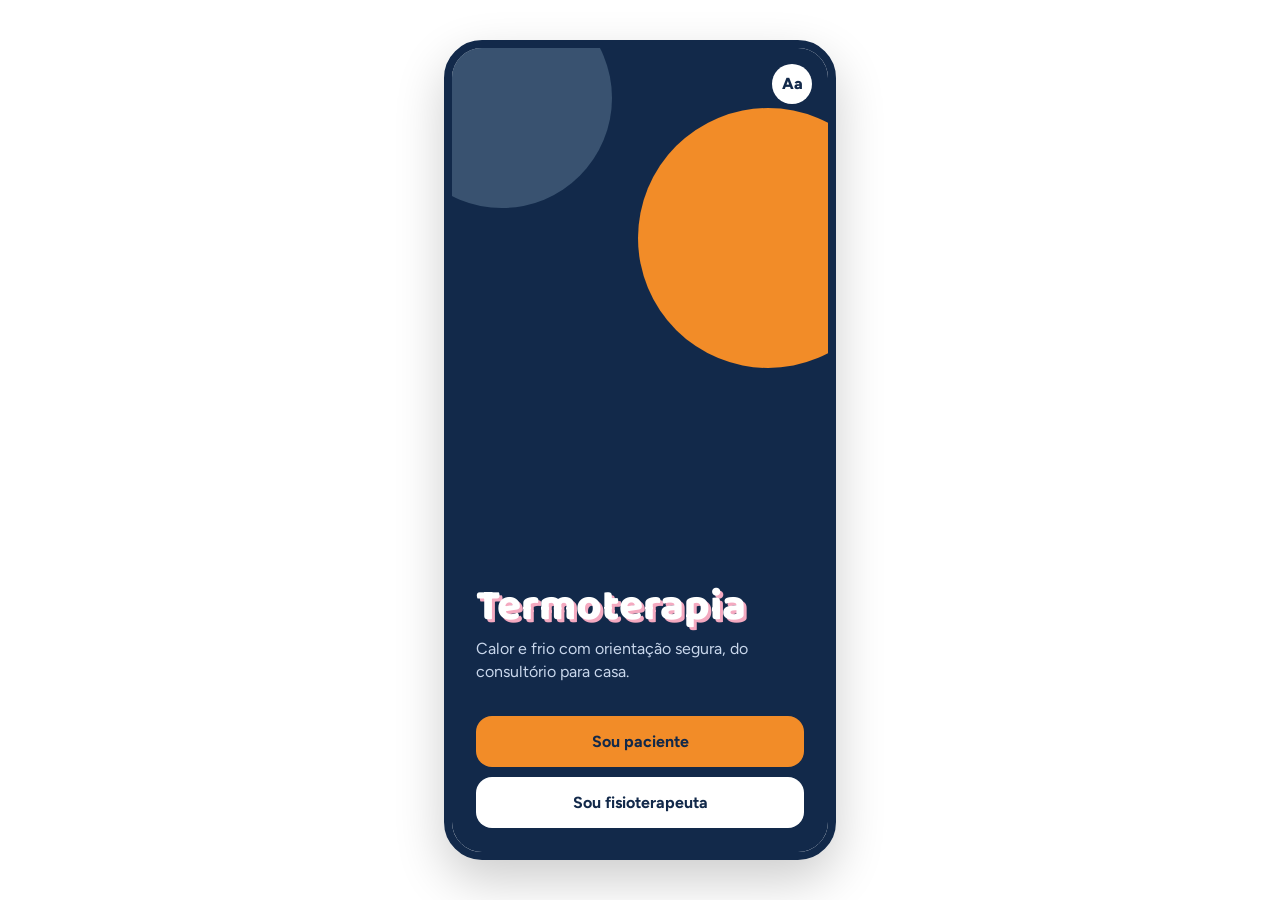
<file: Termoterapia + acessibilidade/termoterapia-app/index.html>
<!DOCTYPE html>
<html lang="pt-BR" data-theme="light">
<head>
<meta charset="UTF-8">
<meta name="viewport" content="width=device-width, initial-scale=1, viewport-fit=cover">
<title>Termoterapia — protótipo</title>
<link rel="preconnect" href="https://fonts.googleapis.com">
<link href="https://fonts.googleapis.com/css2?family=Baloo+2:wght@600;800&family=Figtree:wght@400;600;700&family=Atkinson+Hyperlegible:wght@400;700&display=swap" rel="stylesheet">
<link rel="stylesheet" href="css/estilo.css">
</head>
<body>
<div class="app" id="app"></div>
<script src="js/app.js"></script>
</body>
</html>
</file>
<file: Termoterapia + acessibilidade/termoterapia-app/css/estilo.css>
:root{--navy:#12294A;--or:#F28C28;--bl:#2F6FE4;--bg:#FFFFFF;--card:#fff;--ink:#12294A;--mut:#566883;--line:#D9E4F2;--ice:#E3EEFD;--warm:#FFF0DD;--onor:#12294A;--okb:#E4F5EA;--ok:#1E7A45;
box-sizing:border-box;padding-top:env(safe-area-inset-top,0px);padding-bottom:env(safe-area-inset-bottom,0px)}
html{scroll-padding-top:env(safe-area-inset-top,0px)}
*{box-sizing:border-box}html,body{height:100%;margin:0}
body{background:#fff;color:var(--ink);font:400 16px/1.45 Figtree,system-ui,sans-serif;display:flex;justify-content:center;align-items:center}
h1,h2,h3{font-family:'Baloo 2',Figtree,sans-serif;margin:0;line-height:1.1}
button{font:inherit;color:inherit;cursor:pointer;border:0;background:none}
button:focus-visible,select:focus-visible,input:focus-visible{outline:3px solid var(--bl);outline-offset:2px}
.app{width:100%;height:100%;display:flex;flex-direction:column;background:var(--bg);overflow:hidden;position:relative}
@media(min-width:500px){.app{width:392px;height:min(820px,94vh);border-radius:38px;border:8px solid var(--navy);box-shadow:0 20px 50px #0003}}
header{display:flex;align-items:center;gap:8px;padding:14px 16px 8px}
header h1{font-size:24px;font-weight:800}
.ib{width:40px;height:40px;border-radius:50%;background:var(--ice);display:grid;place-items:center;flex:none}
svg.i{width:22px;height:22px;fill:none;stroke:currentColor;stroke-width:2;stroke-linecap:round;stroke-linejoin:round}
main{flex:1;overflow-y:auto;padding:8px 16px 20px}
nav{display:flex;border-top:1px solid var(--line);background:var(--card)}
nav button{flex:1;min-width:0;overflow-wrap:anywhere;padding:9px 0 8px;font-size:11px;font-weight:600;color:var(--mut);display:grid;justify-items:center;gap:2px}
nav button[aria-current]{color:var(--bl)}
.card{background:var(--card);border:1px solid var(--line);border-radius:18px;padding:14px;margin-bottom:12px}
.hero{background:var(--navy);color:#fff;padding:22px 20px 46px;margin:-8px -16px 0;position:relative}
.hero h1{font:800 22px Figtree;padding-right:44px}.hero p{margin:2px 0 0;color:#8FB4F0;font-size:14px}
.in{width:100%;padding:14px;border:2px solid var(--line);border-radius:14px;background:var(--card);color:var(--ink);font:16px Figtree;margin:6px 0 12px}
.chk{display:flex;gap:10px;align-items:center;font-weight:600;margin-bottom:12px}.chk input{width:22px;height:22px;accent-color:var(--bl)}
[hidden]{display:none!important}
.app header,.app main,.comp,.role{zoom:var(--z,1)}nav{zoom:var(--zn,1)}
html[data-c=h]{--ink:#000;--mut:#1F1F1F;--line:#000;--ice:#DCE6FF;--warm:#FFE6B8;--bl:#0A2FA8;--navy:#000;--ok:#0B5D2E;--okb:#D7F2E0}
html[data-c=d]{--bg:#000;--card:#000;--ink:#fff;--mut:#E8E8E8;--line:#fff;--ice:#1B1B1B;--warm:#1B1B1B;--bl:#7DB8FF;--or:#FFC400;--onor:#000;--navy:#1D3A8A;--ok:#7CE3A6;--okb:#0F2A1C}
html[data-c=d] body{background:#000}html[data-c=d] .hero p{color:#fff}
html[data-c=h] :is(.card,.act,details,.opt,.chip,.sw),html[data-c=d] :is(.card,.act,details,.opt,.chip,.sw){border-width:2px}
html[data-b] .app{font-weight:700}
html[data-s] .app{line-height:1.8;letter-spacing:.04em;word-spacing:.12em}
html[data-ff] .app *{font-family:'Atkinson Hyperlegible',Figtree,system-ui,sans-serif!important}
html[data-big] :is(.btn,.chip,.opt,.act,nav button,summary,.sw){min-height:56px}
html[data-rm] *{animation:none!important;transition:none!important}
.sw{display:flex;justify-content:space-between;align-items:center;gap:12px;width:100%;text-align:left;background:var(--card);border:1px solid var(--line);border-radius:16px;padding:14px;margin-bottom:10px}
.sw small{display:block;color:var(--mut);font-size:13px;font-weight:400}.sw i{flex:none;width:48px;height:28px;border-radius:99px;background:var(--mut);position:relative}
.sw i:after{content:"";position:absolute;top:3px;left:3px;width:22px;height:22px;border-radius:50%;background:var(--card);transition:left .15s}
.sw[aria-checked=true] i{background:var(--bl)}.sw[aria-checked=true] i:after{left:23px}
.ouv{position:absolute;right:16px;bottom:78px;width:52px;height:52px;border-radius:50%;background:var(--navy);color:#fff;display:grid;place-items:center;box-shadow:0 4px 14px #0004;border:2px solid #fff}
.role>.aa{position:absolute;right:16px;top:16px;z-index:2;background:#fff;color:var(--navy);font-weight:800}
.bell{position:absolute;right:14px;top:14px;width:40px;height:40px;display:grid;place-items:center;color:#fff}
.bub{max-width:80%;padding:10px 14px;border-radius:16px;margin-bottom:8px;background:var(--ice);font-size:15px}.bub.me{margin-left:auto;background:var(--navy);color:#fff}
.comp{display:flex;gap:8px;padding:10px 16px;border-top:1px solid var(--line);align-items:center}
.comp input,textarea,input[type=time]{padding:12px;border:2px solid var(--line);border-radius:14px;background:var(--card);color:var(--ink);font:16px Figtree}.comp input{flex:1}
textarea{width:100%;min-height:84px;margin:6px 0 10px}
.acts{margin-top:-28px;position:relative}
.act{display:flex;gap:14px;align-items:center;width:100%;text-align:left;background:var(--card);border:1px solid var(--line);border-radius:18px;padding:14px;margin-bottom:10px;box-shadow:0 4px 14px #12294a14}
.act b{font-weight:800;font-size:15px;display:block;line-height:1.2}.act span{color:var(--mut);font-size:13px}
.act .ib{width:44px;height:44px;border-radius:0;background:none;color:var(--bl)}.act .ib.o{color:var(--or)}
.btn{display:block;width:100%;padding:14px;border-radius:16px;font-weight:700;background:var(--or);color:var(--onor);text-align:center;margin-top:10px}
.btn.s{background:var(--ice);color:var(--ink)}.btn[disabled]{opacity:.45;cursor:not-allowed}
.note{background:var(--warm);border-radius:14px;padding:12px;font-size:14px;display:flex;gap:10px;margin:10px 0}
.note svg{flex:none;color:#C4650D}.note.bl{background:var(--ice)}.note.bl svg{color:var(--bl)}
.pill{display:inline-block;padding:3px 10px;border-radius:99px;font-size:13px;font-weight:700;background:var(--ice)}
.pill.o{background:var(--warm)}.pill.g{background:var(--okb);color:var(--ok)}
.opt{display:block;width:100%;text-align:left;padding:14px;border:2px solid var(--line);border-radius:16px;background:var(--card);margin-bottom:10px;font-weight:600}
.opt:hover,.opt.on{border-color:var(--bl);background:var(--ice)}
.bar{height:8px;border-radius:9px;background:var(--line);margin:6px 0 18px}.bar i{display:block;height:100%;border-radius:9px;background:var(--or)}
.q{font-size:26px;font-weight:800;margin-bottom:16px}
.ring{display:grid;place-items:center;margin:8px 0;position:relative}
.ring .t{position:absolute;text-align:center;font-family:'Baloo 2';font-size:44px;font-weight:800;line-height:1}.ring .t small{display:block;font:600 13px Figtree;color:var(--mut)}
ol.st{list-style:none;padding:0;margin:0}ol.st li{display:flex;gap:12px;margin-bottom:12px}
ol.st b{flex:none;width:28px;height:28px;border-radius:50%;background:var(--bl);color:#fff;display:grid;place-items:center;font-size:14px}
.chips{display:flex;flex-wrap:wrap;gap:8px}.chip{padding:9px 14px;border-radius:99px;border:2px solid var(--line);background:var(--card);font-weight:600;font-size:15px}
.chip.on{border-color:var(--bl);background:var(--ice)}
select{width:100%;padding:14px;border-radius:14px;border:2px solid var(--line);background:var(--card);color:var(--ink);font:600 16px Figtree;margin:6px 0 14px}
label.l{font-weight:700;font-size:14px;color:var(--mut)}
.res{border-left:6px solid var(--bl);position:relative;cursor:pointer}.res.c{border-left-color:var(--or)}.res.p{border-left-color:var(--ink)}
.res h3{font-size:20px;margin-bottom:6px;padding-right:44px}.res p{margin:6px 0;font-size:14px}.res p b{color:var(--mut)}
.fav{position:absolute;right:8px;top:8px;width:40px;height:40px;display:grid;place-items:center;border-radius:50%}
.fav.on svg{fill:var(--or);stroke:var(--or)}
details{border:1px solid var(--line);border-radius:14px;background:var(--card);margin-bottom:8px;padding:0 14px}
summary{padding:13px 0;font-weight:700;cursor:pointer}details p{margin:0 0 12px;font-size:15px}
.ph{border:2px dashed var(--line);border-radius:12px;padding:10px;color:var(--mut);font-size:14px;margin-bottom:12px}
input[type=range]{width:100%;accent-color:var(--or)}
.toast{position:absolute;left:16px;right:16px;bottom:78px;background:var(--navy);color:#fff;padding:12px 14px;border-radius:14px;font-size:14px}
.role{height:100%;display:flex;flex-direction:column;justify-content:flex-end;background:var(--navy);color:#fff;padding:24px;position:relative;overflow:hidden}
.role h1{font-size:44px;font-weight:800;margin-bottom:6px;text-shadow:3px 3px 0 #F4A9C0}
.role p{color:#C9D7EC;margin:0 0 22px}.role .btn.s{background:#fff;color:var(--navy)}
.role .sun{position:absolute;right:-70px;top:60px;width:260px;height:260px;border-radius:50%;background:var(--or)}
.role .moon{position:absolute;left:-60px;top:-60px;width:220px;height:220px;border-radius:50%;background:#5A7590;opacity:.55}
.role>*{position:relative}.role .sun,.role .moon{position:absolute}
@media(prefers-reduced-motion:no-preference){.role .sun{animation:f 7s ease-in-out infinite alternate}@keyframes f{to{transform:translateY(-18px)}}}
</file>
